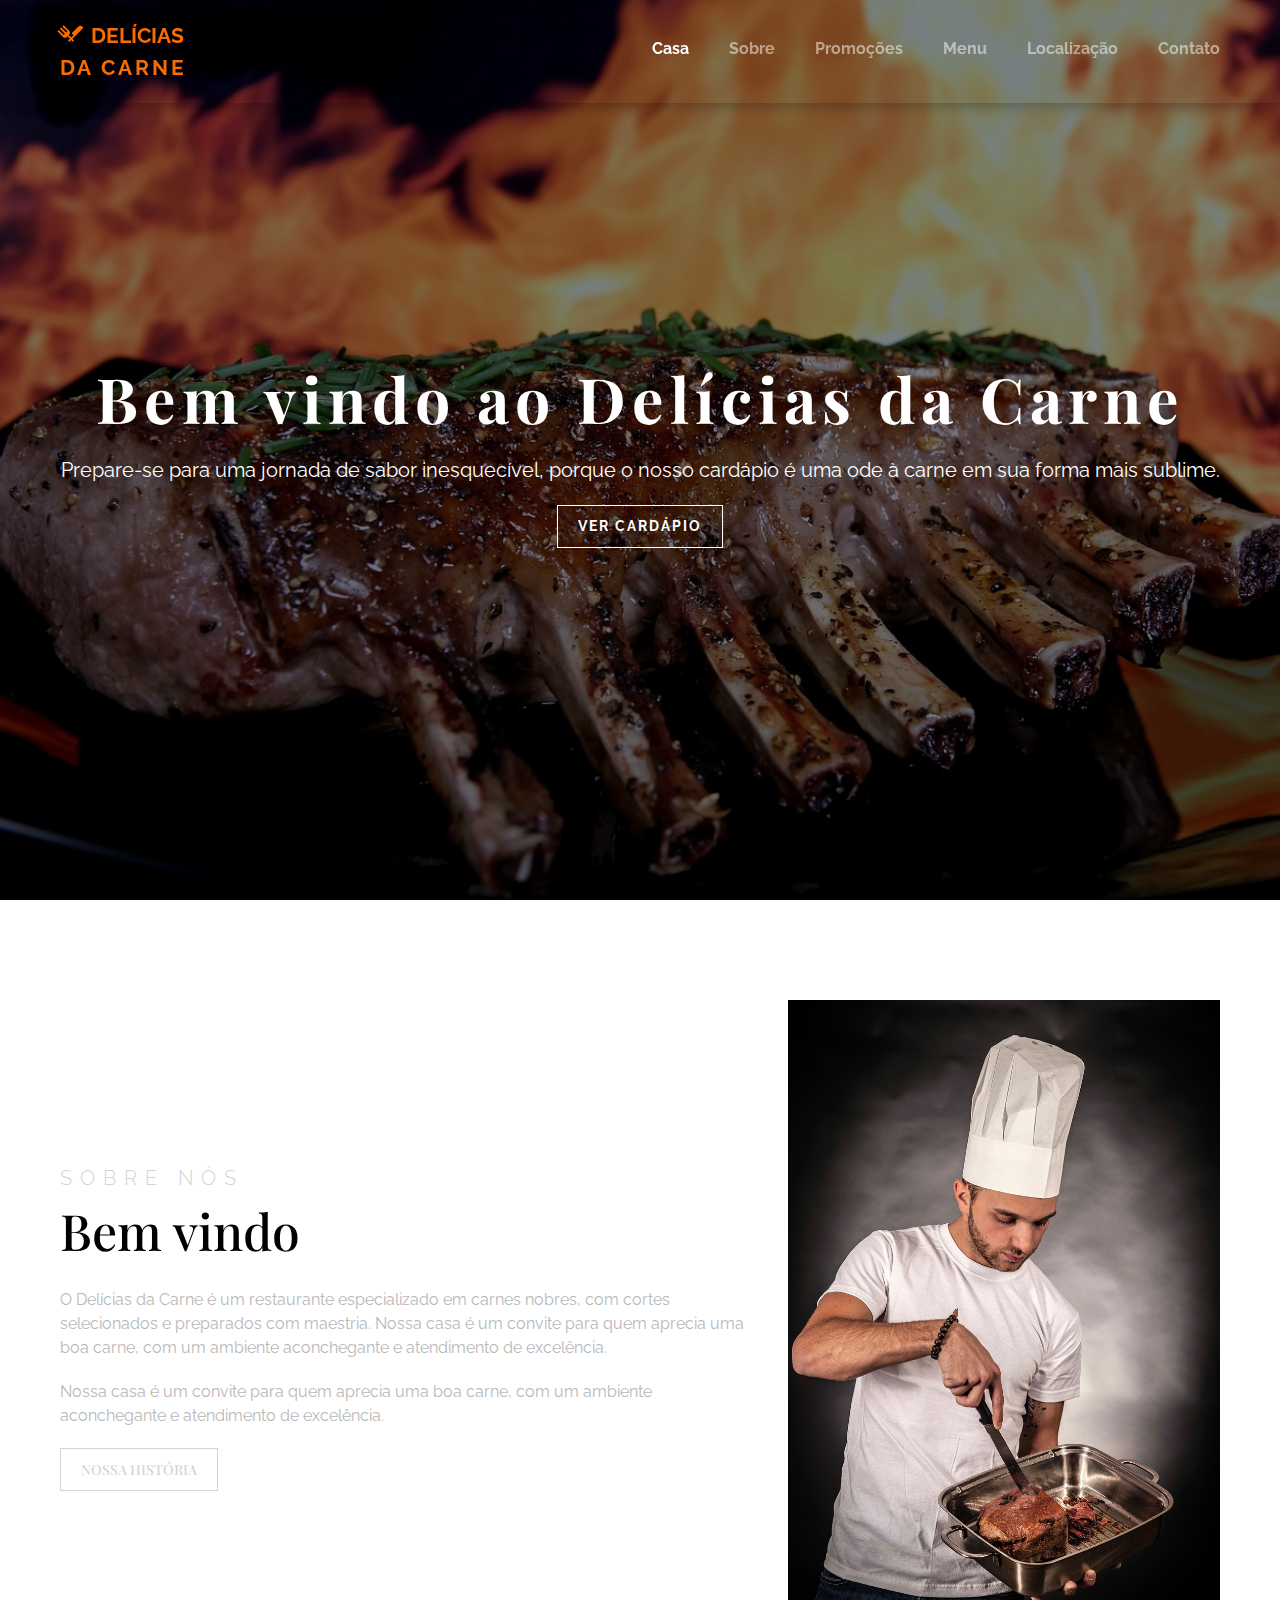
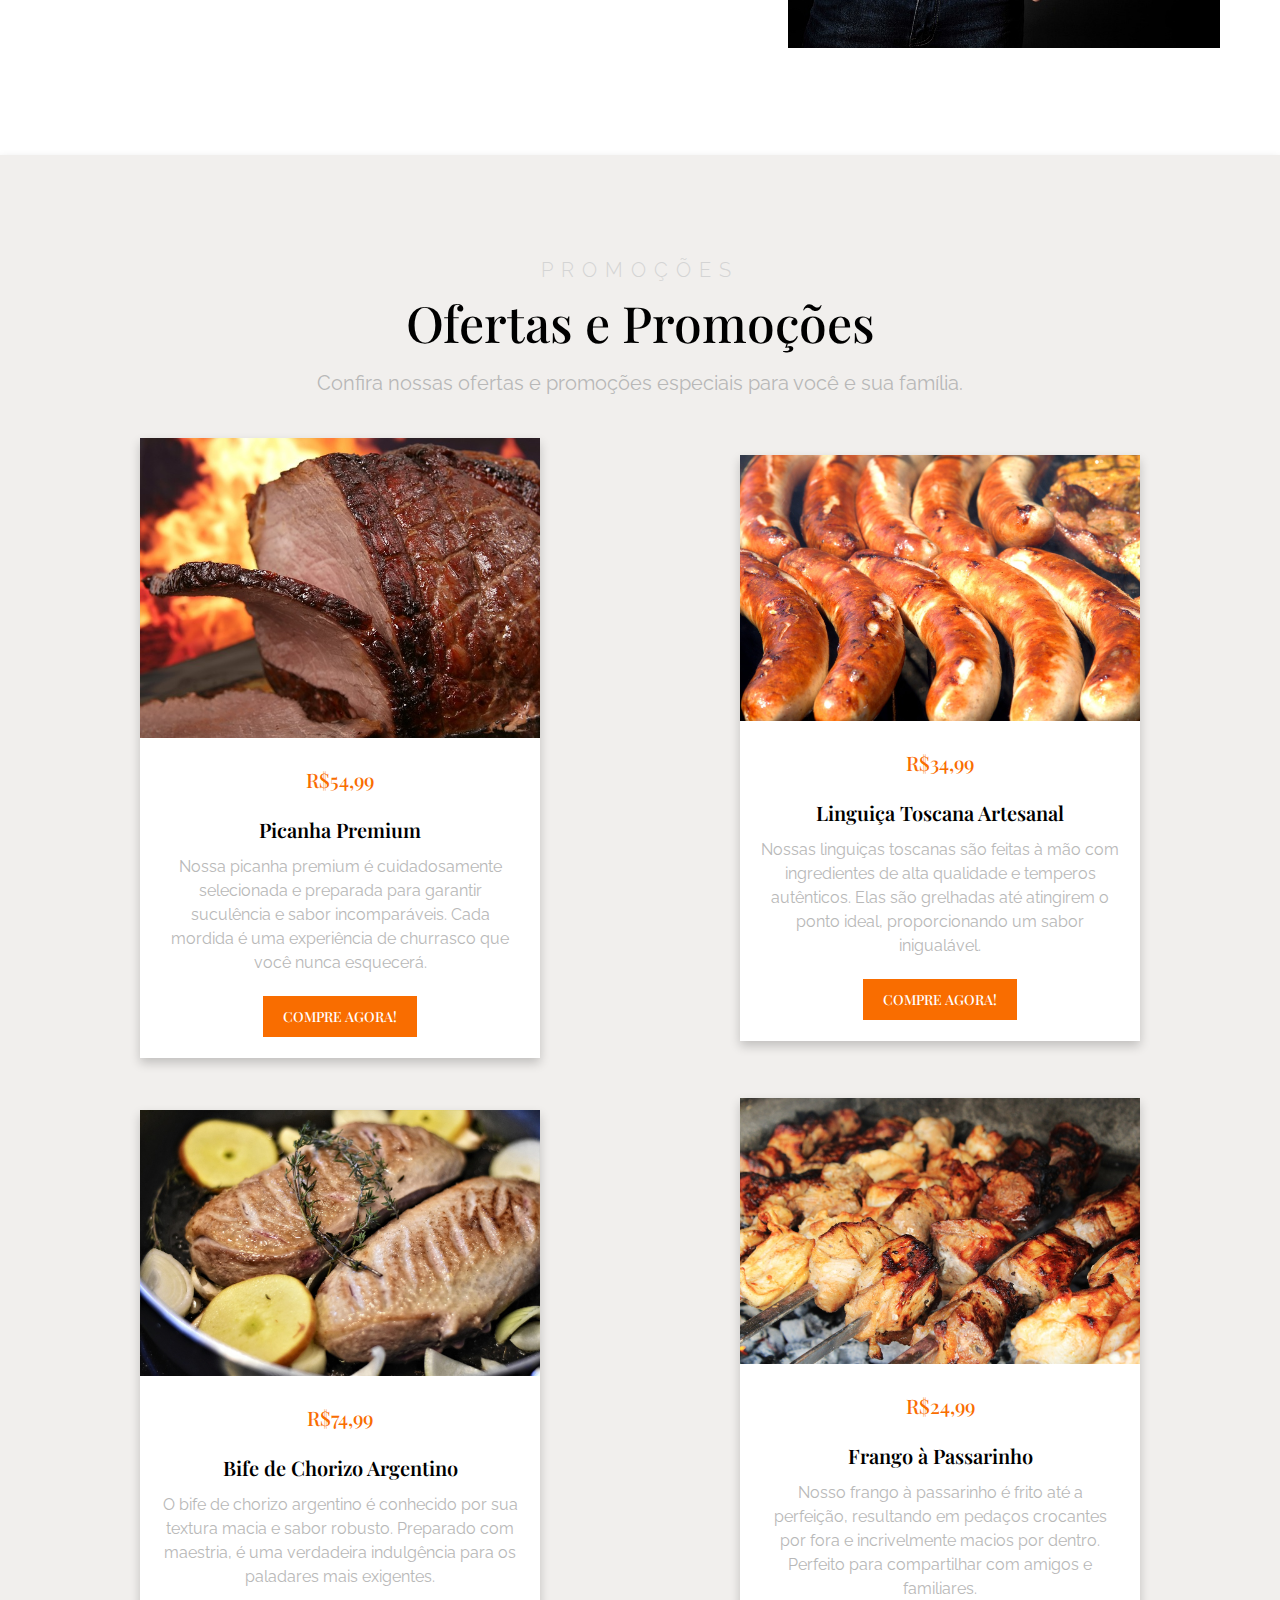
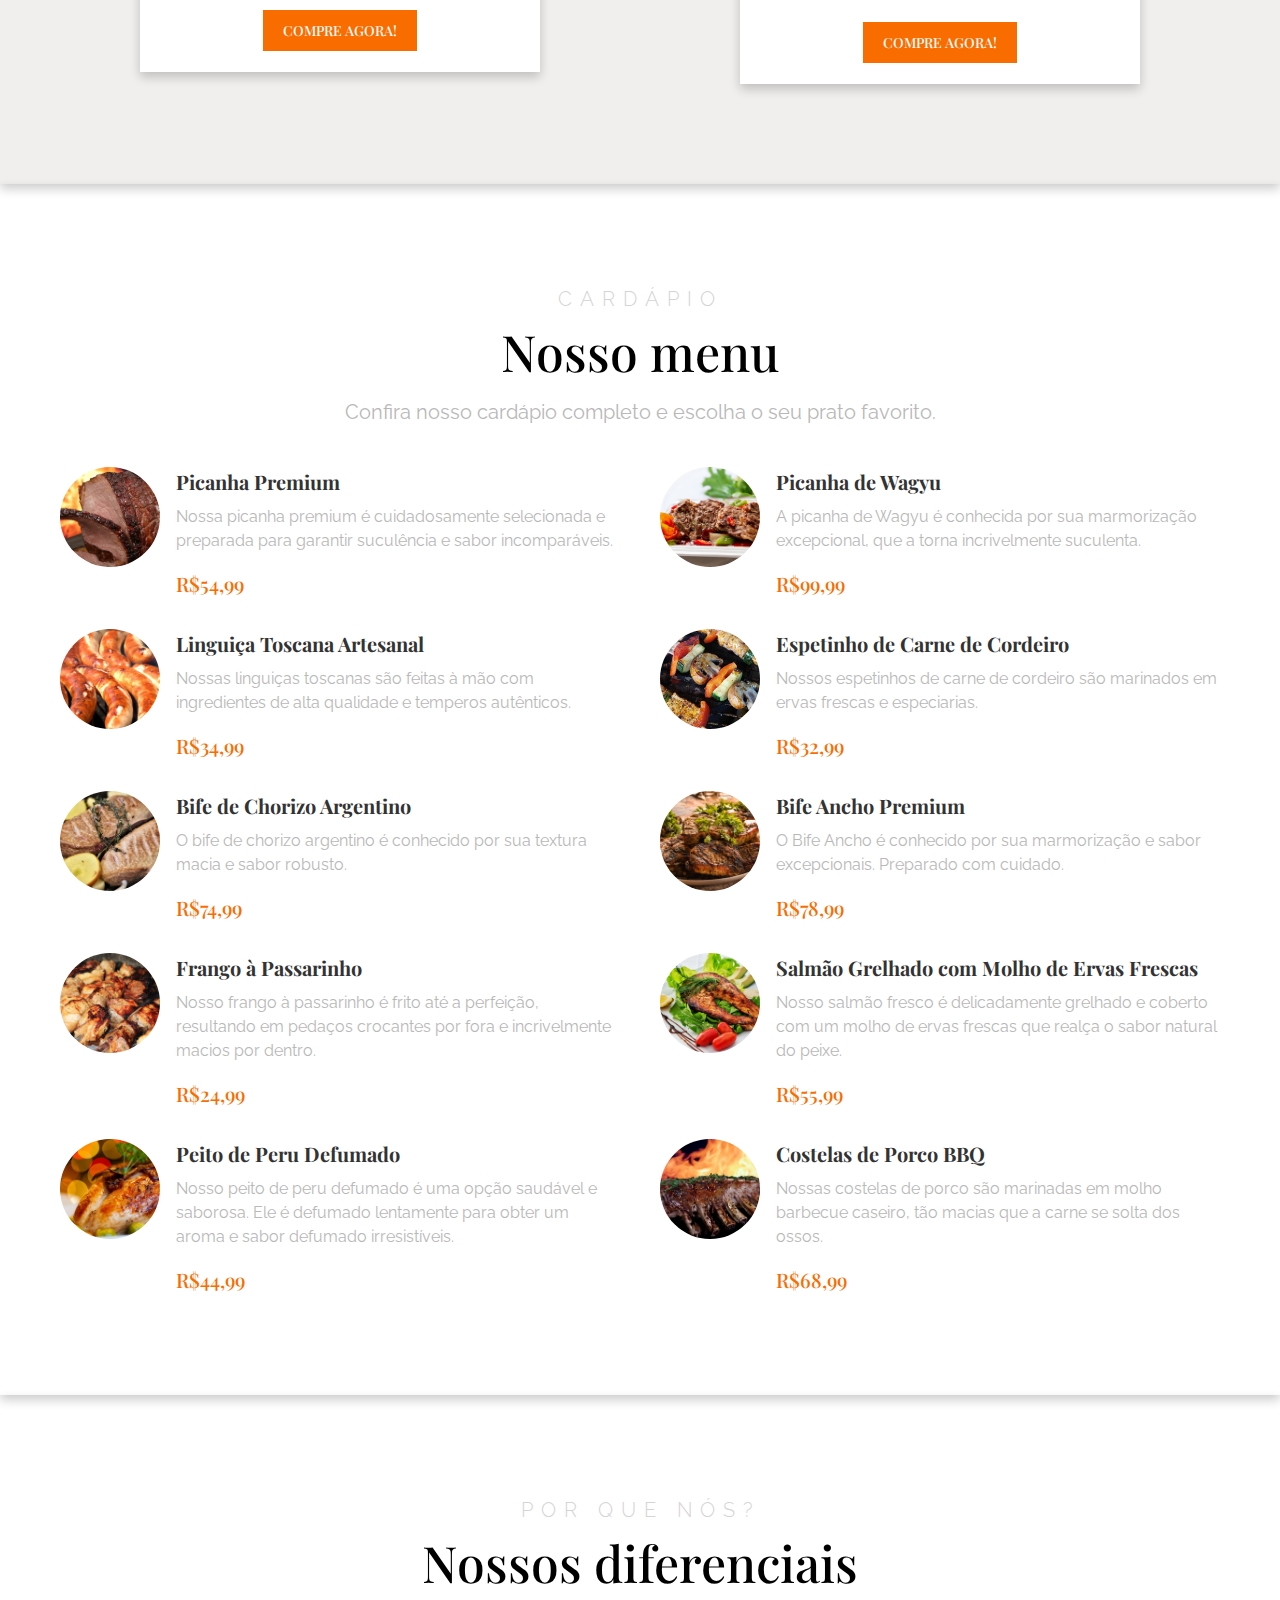
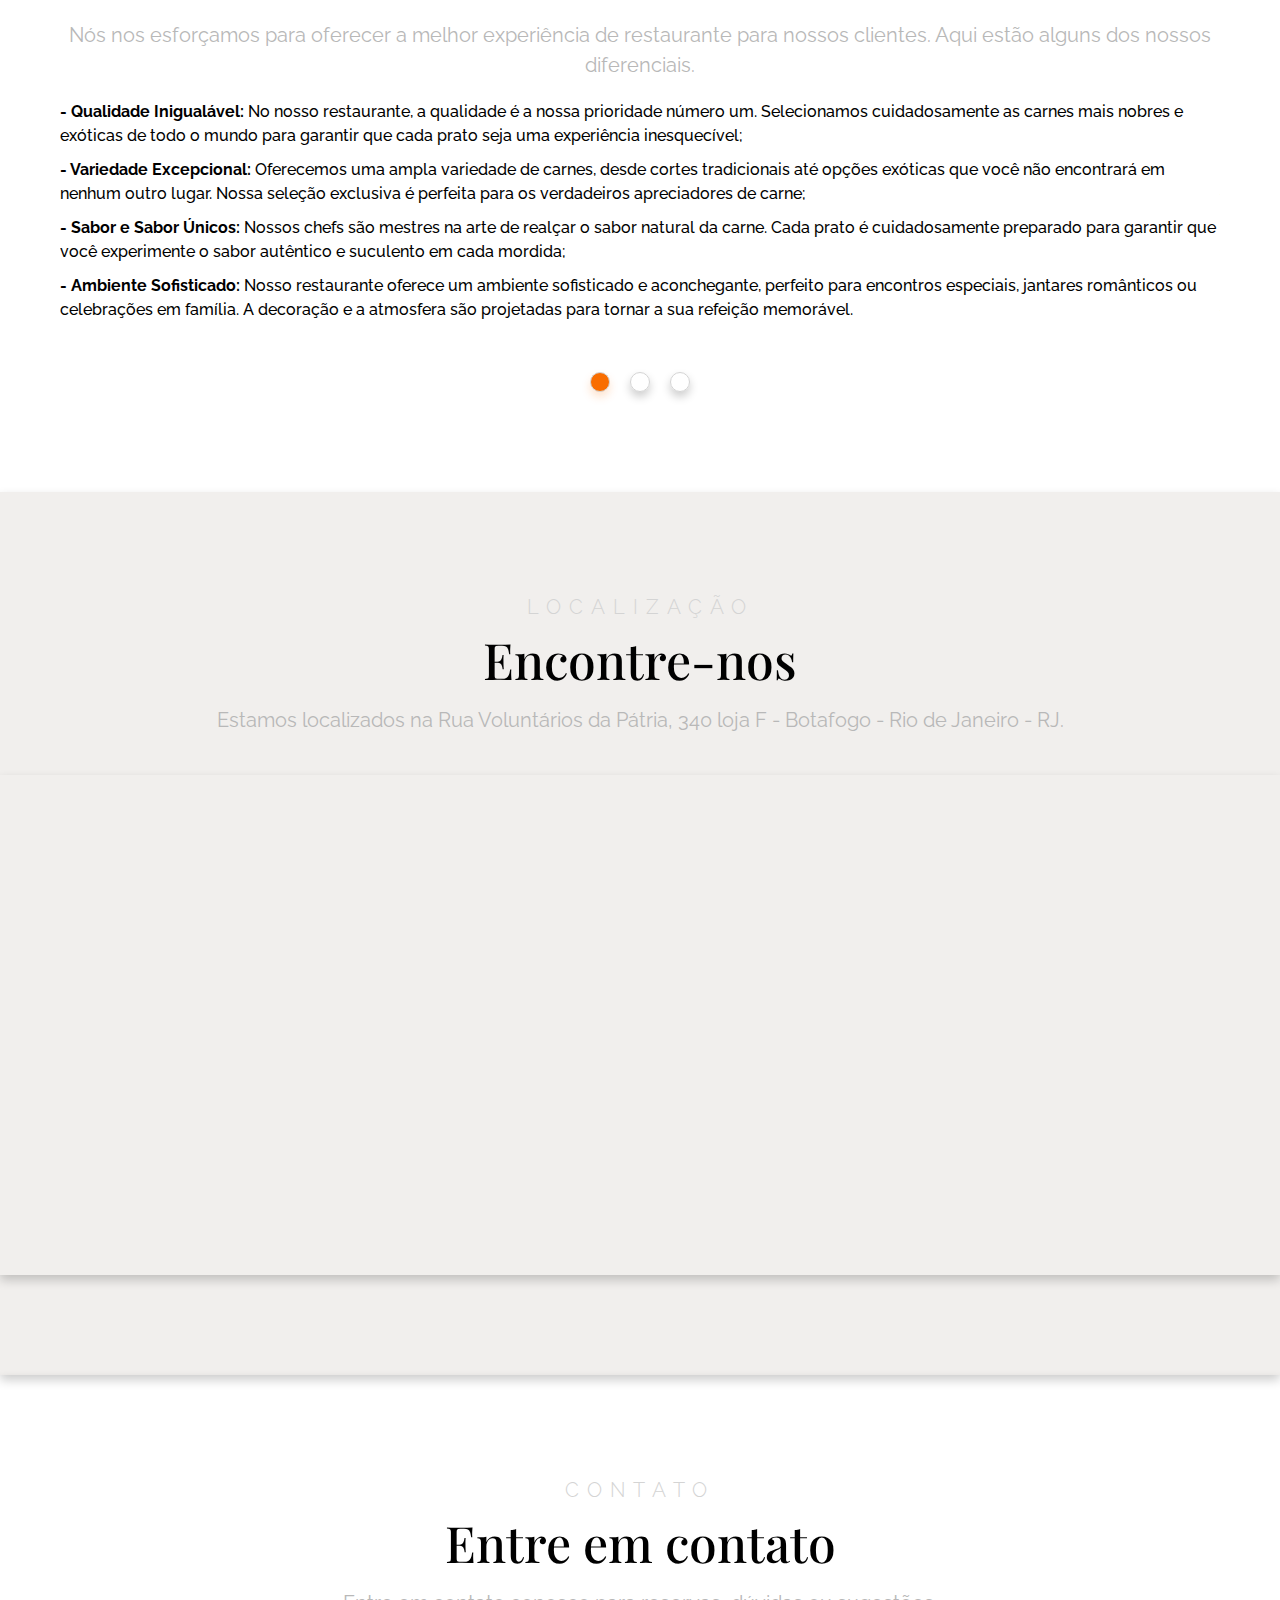
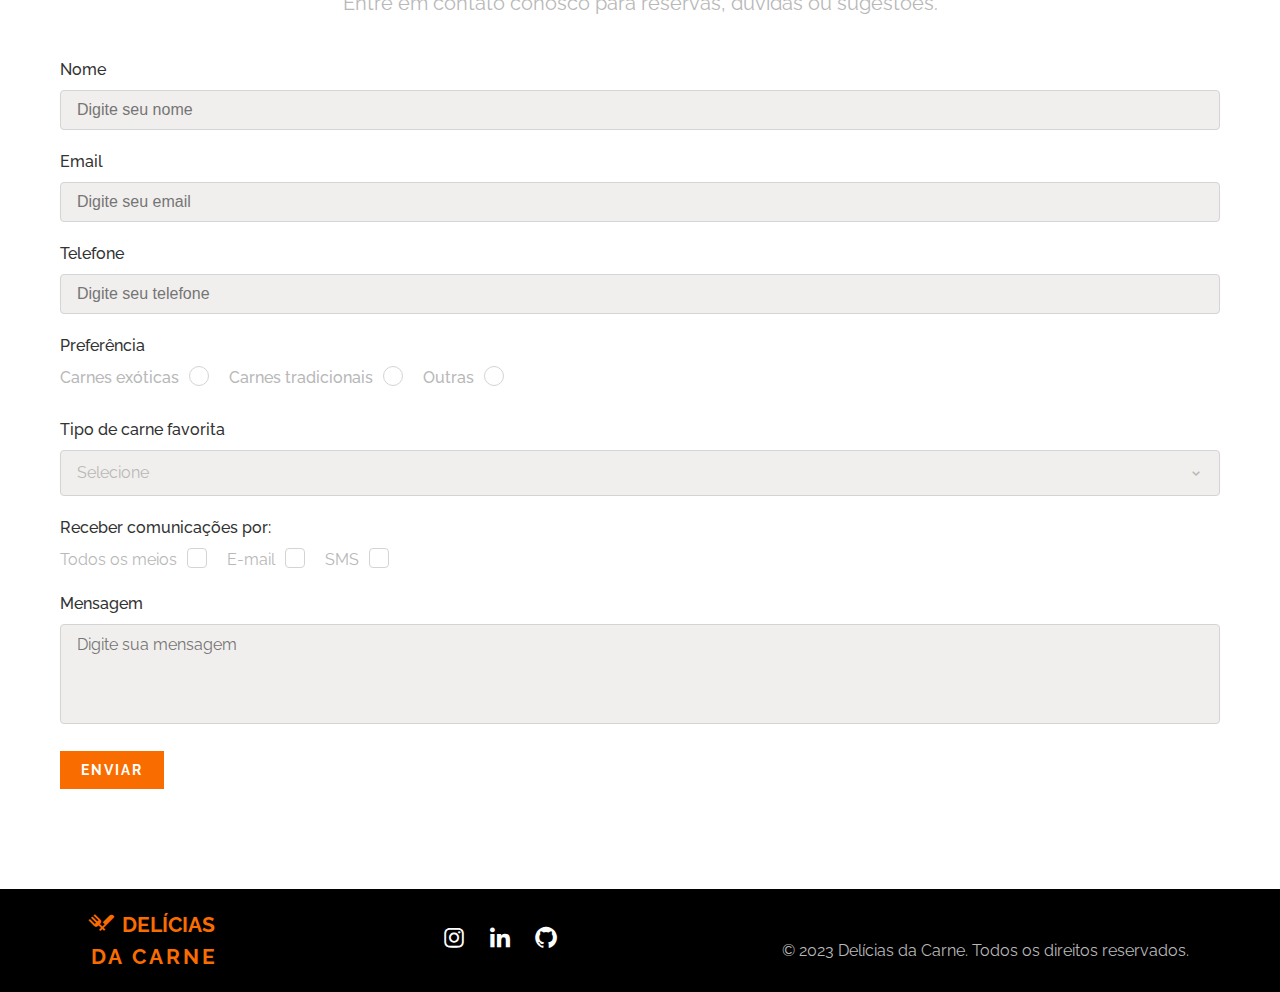
<file: Projeto delícias da carne/index.html>
<!DOCTYPE html>
<html lang="pt-BR">
  <head>
    <meta charset="UTF-8" />
    <meta name="viewport" content="width=device-width, initial-scale=1.0" />
    <meta
      name="description"
      content="Site Delícias da Carne. Prepare-se para uma jornada de sabor inesquecível, porque o nosso
      cardápio é uma ode à carne em sua forma mais sublime."
    />
    <link rel="stylesheet" href="assets/css/style.css" />
    <link
      href="https://unpkg.com/boxicons@2.1.4/css/boxicons.min.css"
      rel="stylesheet"
    />
    <link rel="preconnect" href="https://fonts.googleapis.com" />
    <link rel="preconnect" href="https://fonts.gstatic.com" crossorigin />
    <link
      href="https://fonts.googleapis.com/css2?family=Playfair+Display&family=Raleway&family=Roboto&display=swap"
      rel="stylesheet"
    />
    <link
      rel="shortcut icon"
      href="assets/images/meaticon.png"
      type="image/x-icon"
    />
    <title>Delícias da Carne</title>
  </head>
  <body>
    <header>
      <div class="container">
        <div class="header">
          <div class="header__logo">
            <h2 class="header__logo--title">
              <i class="bx bx-knife"></i>
              <i class="bx bx-fork"></i>
              Delícias <br />
              <span> da Carne</span>
            </h2>
          </div>
          <div class="header__menu-toggle">
            <div class="hamburger">
              <i class="bx bx-menu"></i>
            </div>
            <div class="header__menu--content">
              <nav class="header__menu--mobile">
                <div class="header__menu--close">
                  <i class="bx bx-x"></i>
                </div>
                <ul class="header__menu--moblie-list">
                  <li><a href="#banner">Casa</a></li>
                  <li><a href="#about">Sobre</a></li>
                  <li><a href="#promo">Promoções</a></li>
                  <li><a href="#menu">Menu</a></li>
                  <li><a href="#localization">Localização</a></li>
                  <li><a href="#contact">Contato</a></li>
                </ul>
              </nav>
            </div>
          </div>
          <nav class="header__menu">
            <ul class="header__menu--list">
              <li><a href="#banner">Casa</a></li>
              <li><a href="#about">Sobre</a></li>
              <li><a href="#promo">Promoções</a></li>
              <li><a href="#menu">Menu</a></li>
              <li><a href="#localization">Localização</a></li>
              <li><a href="#contact">Contato</a></li>
            </ul>
          </nav>
        </div>
      </div>
    </header>
    <main>
      <section id="banner" class="banner">
        <div class="container">
          <div class="banner__title">
            <h1>Bem vindo ao Delícias da Carne</h1>
            <p>
              Prepare-se para uma jornada de sabor inesquecível, porque o nosso
              cardápio é uma ode à carne em sua forma mais sublime.
            </p>
            <a href="#menu" class="btn">Ver cardápio</a>
          </div>
        </div>
      </section>
      <section id="about" class="section">
        <div class="container">
          <div class="about__content">
            <div class="about__content--article">
              <h2 class="about__content--title title">Sobre nós</h2>
              <h3 class="about__content--subtitle subtitle">Bem vindo</h3>
              <p class="about__content--text text">
                O Delícias da Carne é um restaurante especializado em carnes
                nobres, com cortes selecionados e preparados com maestria. Nossa
                casa é um convite para quem aprecia uma boa carne, com um
                ambiente aconchegante e atendimento de excelência.
              </p>
              <p class="about__content--text text">
                Nossa casa é um convite para quem aprecia uma boa carne, com um
                ambiente aconchegante e atendimento de excelência.
              </p>
              <a href="#banner" class="about__btn btn">Nossa história</a>
            </div>
            <div class="about__content--img">
              <img src="assets/images/about.jpg" alt="Sobre nós" />
            </div>
          </div>
        </div>
      </section>
      <section id="promo" class="section">
        <div class="container">
          <div class="promo__content">
            <div class="promo__content--article">
              <h2 class="promo__content--title title">Promoções</h2>
              <h3 class="promo__content--subtitle subtitle">
                Ofertas e Promoções
              </h3>
              <p class="promo__content--text text">
                Confira nossas ofertas e promoções especiais para você e sua
                família.
              </p>
            </div>

            <div class="promo__cards">
              <div class="promo__cards--card">
                <div class="promo__cards--card-img">
                  <img src="assets/images/meat1.jpg" alt="Promoção 1" />
                </div>
                <div class="promo__cards--card-content">
                  <h3 class="promo__cards--card-price">R$54,99</h3>
                  <h2 class="promo__cards--card-title">Picanha Premium</h2>
                  <p class="promo__cards--card-text text">
                    Nossa picanha premium é cuidadosamente selecionada e
                    preparada para garantir suculência e sabor incomparáveis.
                    Cada mordida é uma experiência de churrasco que você nunca
                    esquecerá.
                  </p>
                  <a href="#" class="promo__cards--card-btn btn"
                    >Compre Agora!</a
                  >
                </div>
              </div>
              <div class="promo__cards--card">
                <div class="promo__cards--card-img">
                  <img src="assets/images/meat2.jpg" alt="Promoção 2" />
                </div>
                <div class="promo__cards--card-content">
                  <h3 class="promo__cards--card-price">R$34,99</h3>
                  <h2 class="promo__cards--card-title">
                    Linguiça Toscana Artesanal
                  </h2>
                  <p class="promo__cards--card-text text">
                    Nossas linguiças toscanas são feitas à mão com ingredientes
                    de alta qualidade e temperos autênticos. Elas são grelhadas
                    até atingirem o ponto ideal, proporcionando um sabor
                    inigualável.
                  </p>
                  <a href="#" class="promo__cards--card-btn btn"
                    >Compre Agora!</a
                  >
                </div>
              </div>
              <div class="promo__cards--card">
                <div class="promo__cards--card-img">
                  <img src="assets/images/meat3.jpg" alt="Promoção 3" />
                </div>
                <div class="promo__cards--card-content">
                  <h3 class="promo__cards--card-price">R$74,99</h3>
                  <h2 class="promo__cards--card-title">
                    Bife de Chorizo Argentino
                  </h2>
                  <p class="promo__cards--card-text text">
                    O bife de chorizo argentino é conhecido por sua textura
                    macia e sabor robusto. Preparado com maestria, é uma
                    verdadeira indulgência para os paladares mais exigentes.
                  </p>
                  <a href="#" class="promo__cards--card-btn btn"
                    >Compre Agora!</a
                  >
                </div>
              </div>
              <div class="promo__cards--card">
                <div class="promo__cards--card-img">
                  <img src="assets/images/meat4.jpg" alt="Promoção 4" />
                </div>
                <div class="promo__cards--card-content">
                  <h3 class="promo__cards--card-price">R$24,99</h3>
                  <h2 class="promo__cards--card-title">Frango à Passarinho</h2>
                  <p class="promo__cards--card-text text">
                    Nosso frango à passarinho é frito até a perfeição,
                    resultando em pedaços crocantes por fora e incrivelmente
                    macios por dentro. Perfeito para compartilhar com amigos e
                    familiares.
                  </p>
                  <a href="#" class="promo__cards--card-btn btn"
                    >Compre Agora!</a
                  >
                </div>
              </div>
            </div>
          </div>
        </div>
      </section>
      <section id="menu" class="section">
        <div class="container">
          <div class="menu__content">
            <div class="menu__content--article">
              <h2 class="menu__content--title title">Cardápio</h2>
              <h3 class="menu__content--subtitle subtitle">Nosso menu</h3>
              <p class="menu__content--text text">
                Confira nosso cardápio completo e escolha o seu prato favorito.
              </p>
            </div>
          </div>
          <div class="menu__content--cards">
            <div class="menu__content--cards-row">
              <div class="menu__content--cards-col">
                <div class="menu__item">
                  <img src="assets/images/meat1.jpg" alt="Meat" />
                  <div class="menu__item--text">
                    <h3 class="menu__item--title">Picanha Premium</h3>
                    <p class="text">
                      Nossa picanha premium é cuidadosamente selecionada e
                      preparada para garantir suculência e sabor incomparáveis.
                    </p>
                    <span>R$54,99</span>
                  </div>
                </div>
                <div class="menu__item">
                  <img src="assets/images/meat2.jpg" alt="Meat" />
                  <div class="menu__item--text">
                    <h3 class="menu__item--title">
                      Linguiça Toscana Artesanal
                    </h3>
                    <p class="text">
                      Nossas linguiças toscanas são feitas à mão com
                      ingredientes de alta qualidade e temperos autênticos.
                    </p>
                    <span>R$34,99</span>
                  </div>
                </div>
                <div class="menu__item">
                  <img src="assets/images/meat3.jpg" alt="Meat" />
                  <div class="menu__item--text">
                    <h3 class="menu__item--title">Bife de Chorizo Argentino</h3>
                    <p class="text">
                      O bife de chorizo argentino é conhecido por sua textura
                      macia e sabor robusto.
                    </p>
                    <span>R$74,99</span>
                  </div>
                </div>
                <div class="menu__item">
                  <img src="assets/images/meat4.jpg" alt="Meat" />
                  <div class="menu__item--text">
                    <h3 class="menu__item--title">Frango à Passarinho</h3>
                    <p class="text">
                      Nosso frango à passarinho é frito até a perfeição,
                      resultando em pedaços crocantes por fora e incrivelmente
                      macios por dentro.
                    </p>
                    <span>R$24,99</span>
                  </div>
                </div>
                <div class="menu__item">
                  <img src="assets/images/meat5.jpg" alt="Meat" />
                  <div class="menu__item--text">
                    <h3 class="menu__item--title">Peito de Peru Defumado</h3>
                    <p class="text">
                      Nosso peito de peru defumado é uma opção saudável e
                      saborosa. Ele é defumado lentamente para obter um aroma e
                      sabor defumado irresistíveis.
                    </p>
                    <span>R$44,99</span>
                  </div>
                </div>
              </div>
              <div class="menu__content--cards-col">
                <div class="menu__item">
                  <img src="assets/images/meat7.jpg" alt="Meat" />
                  <div class="menu__item--text">
                    <h3 class="menu__item--title">Picanha de Wagyu</h3>
                    <p class="text">
                      A picanha de Wagyu é conhecida por sua marmorização
                      excepcional, que a torna incrivelmente suculenta.
                    </p>
                    <span>R$99,99</span>
                  </div>
                </div>
                <div class="menu__item">
                  <img src="assets/images/meat9.jpg" alt="Meat" />
                  <div class="menu__item--text">
                    <h3 class="menu__item--title">
                      Espetinho de Carne de Cordeiro
                    </h3>
                    <p class="text">
                      Nossos espetinhos de carne de cordeiro são marinados em
                      ervas frescas e especiarias.
                    </p>
                    <span>R$32,99</span>
                  </div>
                </div>
                <div class="menu__item">
                  <img src="assets/images/meat10.jpg" alt="Meat" />
                  <div class="menu__item--text">
                    <h3 class="menu__item--title">Bife Ancho Premium</h3>
                    <p class="text">
                      O Bife Ancho é conhecido por sua marmorização e sabor
                      excepcionais. Preparado com cuidado.
                    </p>
                    <span>R$78,99</span>
                  </div>
                </div>
                <div class="menu__item">
                  <img src="assets/images/meat6.jpg" alt="Meat" />
                  <div class="menu__item--text">
                    <h3 class="menu__item--title">
                      Salmão Grelhado com Molho de Ervas Frescas
                    </h3>
                    <p class="text">
                      Nosso salmão fresco é delicadamente grelhado e coberto com
                      um molho de ervas frescas que realça o sabor natural do
                      peixe.
                    </p>
                    <span>R$55,99</span>
                  </div>
                </div>
                <div class="menu__item">
                  <img src="assets/images/meat8.jpg" alt="Meat" />
                  <div class="menu__item--text">
                    <h3 class="menu__item--title">Costelas de Porco BBQ</h3>
                    <p class="text">
                      Nossas costelas de porco são marinadas em molho barbecue
                      caseiro, tão macias que a carne se solta dos ossos.
                    </p>
                    <span>R$68,99</span>
                  </div>
                </div>
              </div>
            </div>
          </div>
        </div>
      </section>
      <aside>
        <div class="container">
          <div class="localization__content">
            <div class="localization__content--article">
              <h2 class="localization__content--title title">Por que nós?</h2>
              <h3 class="localization__content--subtitle subtitle">
                Nossos diferenciais
              </h3>
              <p class="localization__content--text text">
                Nós nos esforçamos para oferecer a melhor experiência de
                restaurante para nossos clientes. Aqui estão alguns dos nossos
                diferenciais.
              </p>
            </div>
          </div>
          <div class="localization__carrousel">
            <div class="carrousel__wrapper">
              <div class="localization__carrousel--item">
                <ul class="localization__carrousel--list">
                  <li class="carrousel--item">
                    <strong>- Qualidade Inigualável:</strong> No nosso
                    restaurante, a qualidade é a nossa prioridade número um.
                    Selecionamos cuidadosamente as carnes mais nobres e exóticas
                    de todo o mundo para garantir que cada prato seja uma
                    experiência inesquecível;
                  </li>
                  <li class="carrousel--item">
                    <strong>- Variedade Excepcional:</strong> Oferecemos uma
                    ampla variedade de carnes, desde cortes tradicionais até
                    opções exóticas que você não encontrará em nenhum outro
                    lugar. Nossa seleção exclusiva é perfeita para os
                    verdadeiros apreciadores de carne;
                  </li>
                  <li class="carrousel--item">
                    <strong>- Sabor e Sabor Únicos:</strong> Nossos chefs são
                    mestres na arte de realçar o sabor natural da carne. Cada
                    prato é cuidadosamente preparado para garantir que você
                    experimente o sabor autêntico e suculento em cada mordida;
                  </li>
                  <li class="carrousel--item">
                    <strong>- Ambiente Sofisticado:</strong> Nosso restaurante
                    oferece um ambiente sofisticado e aconchegante, perfeito
                    para encontros especiais, jantares românticos ou celebrações
                    em família. A decoração e a atmosfera são projetadas para
                    tornar a sua refeição memorável.
                  </li>
                </ul>
                <ul class="localization__carrousel--list">
                  <li class="carrousel--item">
                    <strong>- Opções Saudáveis:</strong> Além das carnes nobres,
                    oferecemos opções saudáveis, como acompanhamentos frescos e
                    saladas. Quer você esteja em busca de uma indulgência
                    gourmet ou de uma refeição mais equilibrada, temos algo para
                    todos;
                  </li>
                  <li class="carrousel--item">
                    <strong>- Atendimento Impecável:</strong> Nossa equipe
                    dedicada está comprometida em proporcionar o melhor
                    atendimento ao cliente. Estamos aqui para garantir que sua
                    experiência seja excepcional do início ao fim;
                  </li>
                  <li class="carrousel--item">
                    <strong>- Compromisso com a Sustentabilidade:</strong>
                    Valorizamos a sustentabilidade e nos esforçamos para obter
                    nossas carnes de fontes responsáveis e éticas. Queremos que
                    você aproveite sua refeição sabendo que ela foi preparada de
                    maneira consciente;
                  </li>
                  <li class="carrousel--item">
                    <strong>- Personalização de Pratos:</strong> Oferecemos
                    opções de personalização para atender às preferências
                    individuais dos clientes. Você pode escolher o ponto da
                    carne, os acompanhamentos e os molhos de acordo com seu
                    gosto.
                  </li>
                </ul>
                <ul class="localization__carrousel--list">
                  <li class="carrousel--item">
                    <strong>- Reservas Privadas:</strong> Se você deseja um
                    jantar íntimo ou uma reunião especial, oferecemos áreas de
                    jantar privadas para criar uma experiência exclusiva para
                    você e seus convidados mais próximos;
                  </li>
                  <li class="carrousel--item">
                    <strong>- Experiência Memorável:</strong> No final do dia,
                    nosso objetivo é criar uma experiência memorável para cada
                    cliente. Queremos que você saia do nosso restaurante com a
                    sensação de ter vivenciado algo verdadeiramente excepcional;
                  </li>
                  <li class="carrousel--item">
                    <strong>- Atendimento de Classe:</strong> Nossa equipe
                    treinada e dedicada está sempre à disposição para garantir
                    que sua experiência seja perfeita. Cada detalhe é
                    cuidadosamente considerado para garantir o seu conforto e
                    satisfação;
                  </li>
                  <li class="carrousel--item">
                    <strong>- Feedback Valorizado:</strong> Valorizamos o
                    feedback dos nossos clientes e estamos sempre buscando
                    maneiras de melhorar. Sua satisfação é a nossa prioridade
                    máxima e queremos que você saia do nosso restaurante com um
                    sorriso no rosto.
                  </li>
                </ul>
              </div>
            </div>
          </div>
          <div class="wrappers">
            <span class="wrapper__control active" data-index="0"></span>
            <span class="wrapper__control" data-index="1"></span>
            <span class="wrapper__control" data-index="2"></span>
          </div>
        </div>
      </aside>
      <section id="localization" class="section">
        <div class="container">
          <div class="localization__text">
            <h2 class="localization__text--title title">Localização</h2>
            <h3 class="localization__text--subtitle subtitle">Encontre-nos</h3>
            <p class="localization__text--text text">
              Estamos localizados na Rua Voluntários da Pátria, 340 loja F -
              Botafogo - Rio de Janeiro - RJ.
            </p>
          </div>
        </div>
        <div class="localization__local">
          <iframe
            src="https://www.google.com/maps/embed?pb=!1m18!1m12!1m3!1d3673.879719383128!2d-43.196466423721574!3d-22.954656439585424!2m3!1f0!2f0!3f0!3m2!1i1024!2i768!4f13.1!3m3!1m2!1s0x997fe09f122171%3A0x11c7501c1a0c4c3d!2sR.%20Volunt%C3%A1rios%20da%20P%C3%A1tria%2C%20340%20-%20Botafogo%2C%20Rio%20de%20Janeiro%20-%20RJ%2C%2022270-016!5e0!3m2!1spt-BR!2sbr!4v1695756763406!5m2!1spt-BR!2sbr"
            title="Localização"
            allowfullscreen=""
            loading="lazy"
            referrerpolicy="no-referrer-when-downgrade"
            class="localization__local--map"
          ></iframe>
        </div>
      </section>
      <section id="contact" class="section">
        <div class="container">
          <div class="contact__content">
            <div class="contact__content--article">
              <h2 class="contact__content--title title">Contato</h2>
              <h3 class="contact__content--subtitle subtitle">
                Entre em contato
              </h3>
              <p class="contact__content--text text">
                Entre em contato conosco para reservas, dúvidas ou sugestões.
              </p>
            </div>
            <div class="contact__content--form">
              <form action="#" class="form">
                <div class="form__group">
                  <label for="name" class="form__label">Nome</label>
                  <input
                    type="text"
                    name="name"
                    id="name"
                    class="form__input"
                    placeholder="Digite seu nome"
                    autocomplete="on"
                  />
                </div>
                <div class="form__group">
                  <label for="email" class="form__label">Email</label>
                  <input
                    type="email"
                    name="email"
                    id="email"
                    class="form__input"
                    placeholder="Digite seu email"
                    autocomplete="on"
                  />
                </div>
                <div class="form__group">
                  <label for="telefone" class="form__label">Telefone</label>
                  <input
                    type="number"
                    name="telefone"
                    id="telefone"
                    class="form__input"
                    placeholder="Digite seu telefone"
                  />
                </div>
                <div class="form__group">
                  <div class="form__label">Preferência</div>
                  <div class="radios">
                    <div class="radios__item">
                      <div class="form__label">Carnes exóticas</div>
                      <div class="radio__button"></div>
                    </div>
                    <div class="radios__item">
                      <div class="form__label">Carnes tradicionais</div>
                      <div class="radio__button"></div>
                    </div>
                    <div class="radios__item" id="radio">
                      <div class="form__label">Outras</div>
                      <div class="radio__button"></div>
                    </div>
                  </div>
                </div>
                <div class="form__group">
                  <div class="dropdown">
                    <div class="form__label">Tipo de carne favorita</div>
                    <div class="dropdown__select" id="dropdown">
                      <div class="dropdown__select--selected">
                        <span>Selecione</span>
                        <i class="bx bx-chevron-down"></i>
                      </div>
                      <ul class="dropdown__select--list">
                        <li class="dropdown__select--item">Bovina</li>
                        <li class="dropdown__select--item">Suína</li>
                        <li class="dropdown__select--item">Aves</li>
                        <li class="dropdown__select--item">Frutos do Mar</li>
                        <li class="dropdown__select--item">Outras</li>
                      </ul>
                    </div>
                  </div>
                </div>
                <div class="form__group">
                  <div class="checkbox">
                    <div class="form__label">Receber comunicações por:</div>
                    <div id="checkbox__button" class="checkbox__button">
                      <div class="checkbox__button--item">
                        <div class="checkbox__label">Todos os meios</div>
                        <div
                          class="checkbox__button--check"
                          data-checked="false"
                        ></div>
                      </div>
                      <div class="checkbox__button--item">
                        <div class="checkbox__label">E-mail</div>
                        <div
                          class="checkbox__button--check"
                          data-checked="false"
                        ></div>
                      </div>
                      <div class="checkbox__button--item">
                        <div class="checkbox__label">SMS</div>
                        <div
                          class="checkbox__button--check"
                          data-checked="false"
                        ></div>
                      </div>
                    </div>
                  </div>
                </div>
                <div class="form__group">
                  <label for="message" class="form__label">Mensagem</label>
                  <textarea
                    name="message"
                    id="message"
                    cols="30"
                    rows="10"
                    class="form__input"
                    placeholder="Digite sua mensagem"
                  ></textarea>
                </div>
                <button class="btn-submit" type="submit">Enviar</button>
              </form>
            </div>
          </div>
        </div>
      </section>
    </main>
    <footer id="footer">
      <div class="footer__content">
        <div class="footer__content--logo">
          <h2 class="footer__logo--title">
            <i class="bx bx-knife"></i>
            <i class="bx bx-fork"></i>
            Delícias <br />
            <span> da Carne</span>
          </h2>
        </div>
        <div class="footer__content--social">
          <a
            href="https://www.instagram.com/marcusegboni/"
            class="footer__social--link"
            target="_blank"
            title="instagram"
            ><i class="bx bxl-instagram"></i
          ></a>
          <a
            href="https://www.linkedin.com/in/marcus-boni-729a52243/"
            class="footer__social--link"
            target="_blank"
            title="linkedin"
            ><i class="bx bxl-linkedin"></i
          ></a>
          <a
            href="https://github.com/Marcus-Boni"
            class="footer__social--link"
            target="_blank"
            title="github"
            ><i class="bx bxl-github"></i
          ></a>
        </div>
        <div class="footer__copy">
          <p class="footer__copy--text">
            &copy; 2023 Delícias da Carne. Todos os direitos reservados.
          </p>
        </div>
      </div>
    </footer>

    <script src="assets/js/script.js"></script>
  </body>
</html>
</file>
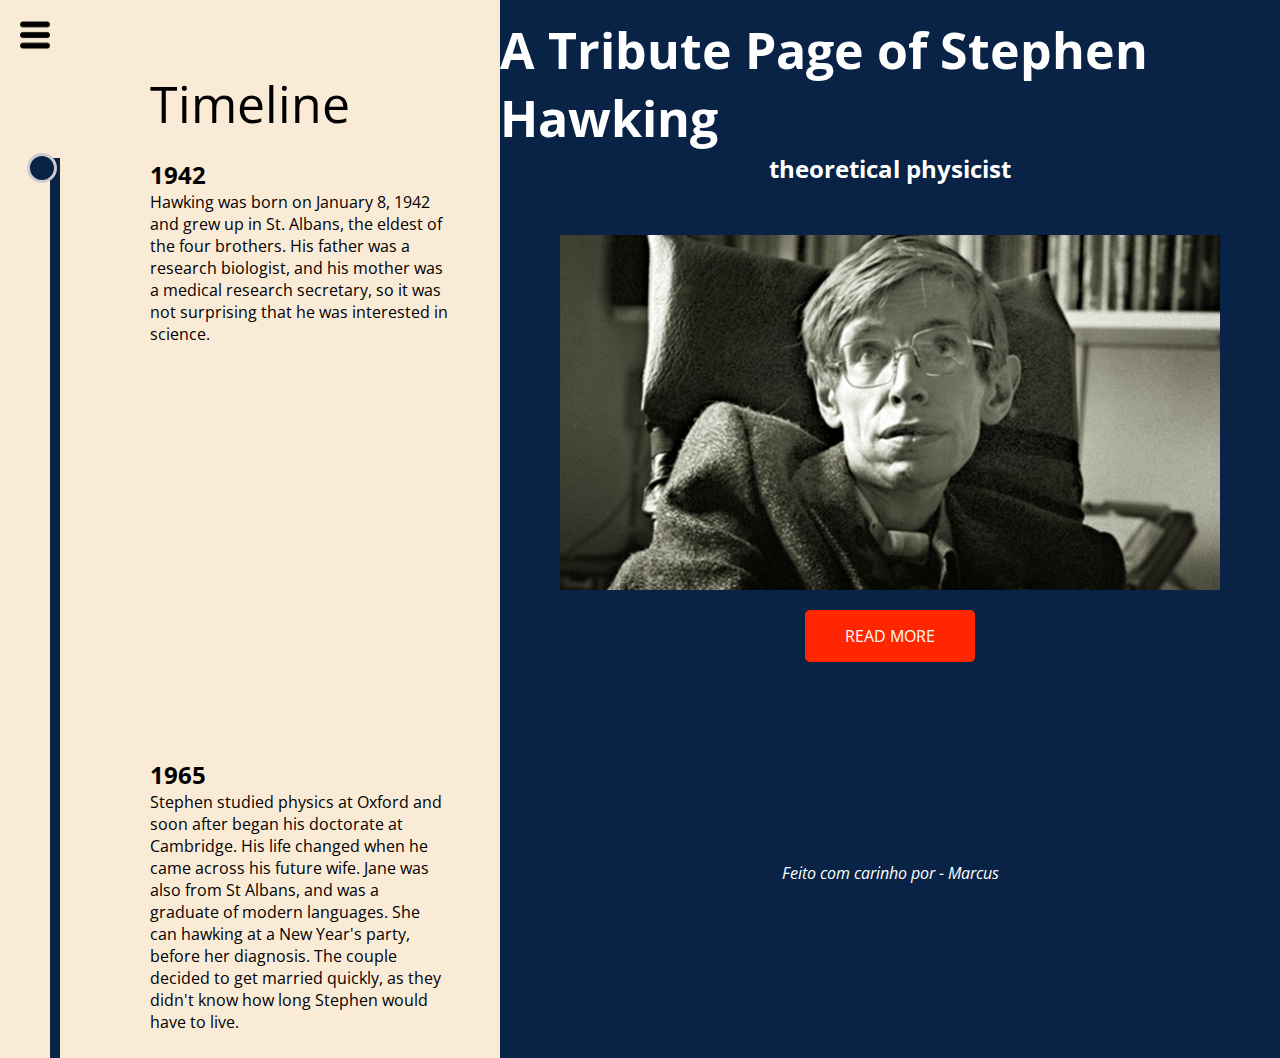
<file: Projeto página de tributo/index.html>
<!DOCTYPE html>
<html lang="en">

<head>
    <meta charset="UTF-8">
    <meta http-equiv="X-UA-Compatible" content="IE=edge">
    <meta name="viewport" content="width=device-width, initial-scale=1.0">
    <link href="assets/style/style.css" rel="stylesheet">
    <link href="assets/images/icon_stephen.jpg" rel="icon">
    <title>Página de tributo</title>
</head>

<body>
    <aside>
        <div class="category_img">
            <img src="assets/images/category.png">
            <div class="category_area">
                <h1>Books By Stephen Hawking</h1>
                <a href="https://en.wikipedia.org/wiki/Category:Books_by_Stephen_Hawking" target="_blank">
                    &#9679 Black Holes and Baby Universes and Other Essays <br>
                    &#9679 Brief Answers to the Big Questions <br>
                    &#9679 A Brief History of Time <br>
                    &#9679 A Briefer History of Time (Hawking and Mlodinow book) <br>
                    &#9679 The Dreams That Stuff Is Made Of <br>
                    &#9679 George and the Big Bang <br>
                    &#9679 George and the Blue Moon <br>
                </a>
            </div>
        </div>
        <div class="aside_area">
            <div class="aside_text_area">
                <h1>Timeline</h1>
            </div>
            <div class="aside_area_time">
                <div class="time_area_bar">
                    <div class="time_text">
                        <h2>1942</h2>
                        <p>Hawking was born on January 8, 1942 and grew up in St. Albans, the eldest of the four
                            brothers.
                            His father was a research biologist, and his mother was a medical research secretary, so it
                            was
                            not surprising that he was interested in science.</p>
                    </div>
                    <div class="time_text">
                        <h2>1965</h2>
                        <p>Stephen studied physics at Oxford and soon after began his doctorate at Cambridge. His life
                            changed when he came across his future wife. Jane was also from St Albans, and was a
                            graduate of modern languages. She can hawking at a New Year's party, before her diagnosis.
                            The couple decided to get married quickly, as they didn't know how long Stephen would have
                            to live.</p>
                    </div>
                    <div class="time_text">
                        <h2>1970</h2>
                        <p>Working with mathematician Roger Penrose, Hawking realized that black holes were like the Big
                            Bang in reverse — and that meant that the math he used to describe black holes also
                            described the Big Bang. It was a key moment to show that the Big Bang really happened. As
                            his body deteriorated, Hawking's career was taking off.</p>
                    </div>
                    <div class="time_text">
                        <h2>1979</h2>
                        <p>At age 35, Hawking became Lucasian Professor of Mathematics at Cambridge - a post held by
                            some of Britain's most important physicists, including Newton.</p>
                    </div>
                    <div class="time_text">
                        <h2>1985</h2>
                        <p>Hawking was admitted to hospital in Geneva with a bout of life-threatening pneumonia. His
                            life hung in the balance. Doctors could only save Stephen by performing an operation that
                            stripped him of his ability to speak. Now, he could only communicate by raising his
                            eyebrows.</p>
                    </div>
                    <div class="time_text">
                        <h2>1995</h2>
                        <p>After 25 years of marriage and three children, Stephen and Jane Hawking divorced. Stephen
                            married his nurse, Elaine Mason.</p>
                    </div>
                    <div class="time_text">
                        <h2>2009</h2>
                        <p>AAs required by Cambridge University regulations, Hawking stepped down as a Lucasian
                            professor of mathematics when he turned 67. By this time, he could no longer use his hand to
                            operate the wheelchair, and could only communicate by moving his cheek muscles to control
                            the speech synthesizer.</p>
                    </div>
                    <div class="time_text">
                        <h2>2018 &#9840</h2>
                        <p>In March 2018 Stephen Hawking died. For fifty-five years, he defied an illness that should
                            have killed him in five. The time passed since his diagnosis wasn't just about survival - he
                            produced all of his work that changed the world.
                            His brilliant theories advanced Einstein's ideas and introduced Hawking into the pantheon of
                            important modern physicists. His surprise book and iconic appearance may have introduced him
                            to the general public, but his insights into gravity, black holes and the Big Bang were his
                            greatest legacy.
                        </p>
                    </div>
                    <div class="time_ball"></div>
                </div>
            </div>
        </div>
    </aside>
    <main>
        <div class="container">
            <h1>A Tribute Page of Stephen Hawking</h1>
            <h2>theoretical physicist</h2>
            <div class="face_img">
                <img src="assets/images/Stephen_Hawking.jpg">
            </div>
            <a href="https://pt.wikipedia.org/wiki/Stephen_Hawking" target="_blank">READ MORE</a>
            <address>
                Feito com carinho por - Marcus
            </address>
        </main>
        </div>
    </main>
    <script src="assets/script.js"></script>
</body>

</html>
</file>
<file: Projeto delícias da carne/assets/css/style.css>
:root {
  --black: #000;
  --white: #fff;
  --gray-100: #d4d4d4;
  --gray-200: #b8b8b8;
  --gray-300: #f1efed;
  --orange: #f96d00;
}

* {
  margin: 0;
  padding: 0;
  box-sizing: border-box;
}

html {
  font-size: 62.5%;
  scroll-behavior: smooth;
}

body {
  font-family: 'Raleway', sans-serif;
  font-size: 1.6rem;
  line-height: 1.5;
  color: #333;
  background-color: var(--white);
  /* background-color: #f4f4f4; */
}

a {
  text-decoration: none;
  color: #333;
}

header {
  background-color: transparent;
  color: var(--white);
  padding: 2rem 0;
  position: fixed;
  top: 0;
  left: 0;
  width: 100%;
  z-index: 100;
  transition: all 0.3s ease;
  box-shadow: 0 0.5rem 1rem rgba(0, 0, 0, 0.2);
}

header.nav-scrolled {
  background-color: var(--black);
  color: var(--white);
  padding: 1rem 0;
  box-shadow: 0 0.5rem 1rem rgba(0, 0, 0, 0.2);
}

.header {
  display: flex;
  justify-content: space-between;
  align-items: center;
}

.section,
aside {
  padding: 10rem 0;
  box-shadow: 0 0.5rem 1rem rgba(0, 0, 0, 0.2);
}

.container {
  width: 100%;
  max-width: 120rem;
  margin: 0 auto;
  padding: 0 2rem;
}

.header__logo {
  display: flex;
  align-items: center;
  font-weight: 700;
  text-transform: uppercase;
  color: var(--orange);
  font-size: 1.4rem;
}

.header__logo h2 span {
  letter-spacing: 0.3rem;
}

.header__logo--title .bx.bx-knife {
  margin-left: 0.5rem;
}

.header__logo--title .bx.bx-fork {
  transform: rotate(270deg);
  margin-left: -3.6rem;
  margin-right: 1rem;
}

.header__menu {
  display: flex;
  align-items: center;
}

.header__menu--list {
  display: flex;
  align-items: center;
  list-style: none;
}

.header__menu--list li {
  margin-left: 4rem;
  padding-bottom: 0.5rem;
}

.header__menu--list li:first-child {
  margin-left: 0;
}

.header__menu--list li:first-child a {
  color: var(--white);
  opacity: 1;
}

.header__menu--list li a {
  font-weight: 700;
  color: var(--white);
  opacity: 0.5;
  transition: all 0.3s ease;
}

.header__menu--list li a:hover {
  opacity: 1;
}

.header__menu-toggle {
  display: none;
}

.hamburger .bx-menu {
  font-size: 4rem;
  color: var(--white);
  cursor: pointer;
}

.banner {
  display: flex;
  justify-content: center;
  align-items: center;
  height: 100vh;
  background-image: url('../images/banner.jpg');
  background-size: cover;
  background-position: center;
  background-repeat: no-repeat;
  position: relative;
}

.banner::before {
  content: '';
  position: absolute;
  top: 0;
  left: 0;
  width: 100%;
  height: 100%;
  background-color: rgba(0, 0, 0, 0.5);
}

.banner__title {
  position: relative;
  z-index: 1;
  text-align: center;
}

.banner__title h1 {
  font-size: 6.25rem;
  font-weight: 700;
  color: var(--white);
  margin-bottom: 1rem;
  font-family: 'Playfair Display', sans-serif;
  letter-spacing: 0.6rem;
}

.banner__title p {
  font-size: 2rem;
  font-weight: 400;
  color: var(--white);
  margin-bottom: 2rem;
  font-family: 'Raleway', sans-serif;
}

.btn {
  display: inline-block;
  padding: 1rem 2rem;
  background-color: transparent;
  color: var(--white);
  font-size: 1.4rem;
  font-weight: 700;
  text-transform: uppercase;
  letter-spacing: 0.2rem;
  transition: all 0.3s ease;
  border: 1px solid var(--white);
}

.btn:hover {
  background-color: var(--white);
  color: var(--orange);
}

.title {
  color: var(--gray-100);
  font-size: 2rem;
  text-transform: uppercase;
  letter-spacing: .8rem;
  font-family: "Raleway", sans-serif;
  font-weight: 300;
}

.subtitle {
  font-size: 5rem;
  font-weight: 500;
  color: var(--black);
  margin-bottom: 2rem;
  font-family: 'Playfair Display', sans-serif;
}

.text {
  font-size: 1.6rem;
  font-weight: 400;
  color: var(--gray-200);
  margin-bottom: 2rem;
  line-height: 1.5;
}

.about__content {
  display: flex;
  justify-content: space-between;
  align-items: center;
  gap: 4rem;
}

.about__btn.btn {
  border-color: var(--gray-100);
  color: var(--gray-100);
  font-weight: 500;
  letter-spacing: 0;
  font-family: "Playfair Display", sans-serif;
}

.about__btn.btn:hover {
  background-color: var(--gray-100);
  color: var(--black);
}

.about__content--img {
  width: 100%;
}

.about__content--img img {
  width: 100%;
}

#promo {
  background-color: var(--gray-300);
  color: var(--white);
}

.promo__content--article {
  text-align: center;
}

.promo__content--subtitle {
  margin-bottom: .8rem;
}

.promo__content--text {
  font-size: 2rem;
}

.promo__cards {
  display: flex;
  align-items: center;
  flex-wrap: wrap;
  gap: 4rem;
  margin-top: 4rem;
}

.promo__cards--card {
  color: var(--black);
  background-color: var(--white);
  display: flex;
  flex-direction: column;
  align-items: center;
  justify-content: center;
  max-width: 40rem;
  margin: 0 auto;
  box-shadow: 0 0.5rem 1rem rgba(0, 0, 0, 0.2);
  transition: all 0.3s ease;
}

.promo__cards--card-btn.btn {
  background-color: var(--orange);
  color: var(--white);
  font-weight: 500;
  letter-spacing: 0;
  font-family: "Playfair Display", sans-serif;
}

.promo__cards--card-btn.btn:hover {
  opacity: .8;
}

.promo__cards--card-img {
  width: 100%;
}

.promo__cards--card-img img {
  width: 100%;
}

.promo__cards--card-content {
  padding: 2rem;
  text-align: center;
}

.promo__cards--card-price {
  font-size: 2rem;
  font-weight: 500;
  color: var(--orange);
  margin-bottom: 2rem;
  font-family: 'Playfair Display', sans-serif;
}

.promo__cards--card-title {
  font-size: 2rem;
  font-weight: 600;
  color: var(--black);
  margin-bottom: 1rem;
  font-family: 'Playfair Display', sans-serif;
}

.menu__content--article {
  text-align: center;
}

.menu__content--subtitle {
  margin-bottom: .8rem;
}

.menu__content--text {
  font-size: 2rem;
}

.menu__content--cards-row {
  display: flex;
  /* flex-wrap: wrap; */
  gap: 4rem;
  margin-top: 4rem;
}

.menu__content--cards-col {
  flex: 1 1 50%;
}

.menu__item {
  display: flex;
  align-items: flex-start;
  margin-bottom: 3rem;
}

.menu__item:last-child {
  margin-bottom: 0;
}

.menu__item img {
  width: 100px;
  height: 100px;
  border-radius: 50%;
  margin-right: 1.6rem;
  object-fit: cover;
}

.menu__item--title {
  font-family: "Playfair Display", sans-serif;
  font-size: 2rem;
  margin-bottom: .8rem;
}

.menu__item--text {
  flex: 1;
}

.menu__item--text .text {
  margin-bottom: 1.6rem;
}

.menu__item--text span {
  font-weight: 500;
  color: var(--orange);
  font-size: 2rem;
  font-family: "Playfair Display", sans-serif;
}

.localization__content--article {
  text-align: center;
}

.localization__content--text {
  font-size: 2rem;
}

.wrappers {
  display: flex;
  align-items: center;
  justify-content: center;
  gap: 2rem;
  margin-top: 4rem;
}

.wrapper__control {
  width: 2rem;
  height: 2rem;
  border-radius: 50%;
  border: 1px solid var(--gray-100);
  display: flex;
  align-items: center;
  justify-content: center;
  cursor: pointer;
  transition: all 0.3s ease;
  box-shadow: 0 0.5rem 1rem rgba(0, 0, 0, 0.2)
}

.wrapper__control:hover {
  border-color: var(--orange);
}

.wrapper__control.active {
  background-color: var(--orange);
  box-shadow: 0 0.5rem 1rem rgba(249, 109, 0, 0.2);
}

#localization {
  background-color: var(--gray-300);
  color: var(--white);
}

.localization__text {
  text-align: center;
}

.localization__text--subtitle {
  margin-bottom: .8rem;
}

.localization__text--text {
  font-size: 2rem;
}

.localization__carrousel {
  overflow-x: auto;

}

.localization__carrousel::-webkit-scrollbar {
  display: none;
}

.localization__carrousel {
  scroll-behavior: smooth;
  -webkit-overflow-scrolling: touch;
  -ms-overflow-style: none;
  scrollbar-width: none;
  -webkit-user-drag: none;
  -webkit-touch-callout: none;
  -webkit-tap-highlight-color: transparent;
}

.carrousel__wrapper {
  width: calc(3 * 100%);
}

.localization__carrousel--item {
  display: flex;
  flex-flow: row nowrap;
}

.localization__carrousel--list {
  width: 100%;
  height: 100%;
  flex-grow: 0;
  flex-basis: 100%;
  color: var(--black);
  list-style: none;
}

.carrousel--item {
  margin-bottom: 1rem;
  width: 100%;
  height: 100%;
  flex-grow: 0;
  flex-shrink: 0;
  flex-basis: 100%;
  font-size: 1.6rem;
  font-weight: 500;
  color: var(--black);
  font-family: 'Raleway', sans-serif;
}

.localization__local {
  position: relative;
  width: 100%;
  height: 50rem;
  margin-top: 4rem;
  box-shadow: 0 0.5rem 1rem rgba(0, 0, 0, 0.2);
}

.localization__local--map {
  position: absolute;
  top: 0;
  right: 0;
  width: 100%;
  height: 100%;
  border: none;
}

.contact__content--article {
  text-align: center;
}

.contact__content--subtitle {
  margin-bottom: .8rem;
}

.contact__content--text {
  font-size: 2rem;
}

.contact__content--form {
  margin-top: 4rem;
}

.contact__content--form .form__group {
  margin-bottom: 2rem;
}

.contact__content--form .form__group .form__label {
  display: block;
  font-size: 1.6rem;
  font-weight: 500;
  margin-bottom: .8rem;
}

.radios__item .form__label {
  font-size: 1.4rem;
  font-weight: 400;
  color: var(--gray-200);
  cursor: pointer;
  transition: all 0.3s ease;
}

.contact__content--form .form__group input,
.contact__content--form .form__group textarea {
  width: 100%;
  padding: 1rem 1.6rem;
  border: 1px solid var(--gray-100);
  border-radius: 4px;
  font-size: 1.6rem;
  font-weight: 400;
  color: var(--black);
  background-color: var(--gray-300);
  transition: all 0.3s ease;
}

.contact__content--form .form__group input:focus,
.contact__content--form .form__group textarea:focus {
  outline: none;
  border-color: var(--orange);
}

.contact__content--form .form__group textarea {
  resize: none;
  height: 10rem;
  font-family: "Raleway", sans-serif;
}

.contact__content--form .btn-submit {
  display: inline-block;
  padding: 1rem 2rem;
  background-color: var(--orange);
  color: var(--white);
  font-size: 1.4rem;
  font-weight: 700;
  text-transform: uppercase;
  letter-spacing: 0.2rem;
  transition: all 0.3s ease;
  border: 1px solid var(--orange);
  font-family: "Raleway", sans-serif;
  cursor: pointer;
}

.contact__content--form .btn-submit:hover {
  background-color: transparent;
  color: var(--orange);
}

.radios {
  display: flex;
  align-items: center;
  gap: 2rem;
  margin-bottom: 2rem;
}

.radios__item {
  display: flex;
  gap: 1rem;
}

.radios__item label {
  font-size: 1.6rem;
  font-weight: 400;
  color: var(--gray-200);
  cursor: pointer;
  transition: all 0.3s ease;
}

.radio__button {
  width: 2rem;
  height: 2rem;
  border-radius: 50%;
  border: 1px solid var(--gray-100);
  display: flex;
  align-items: center;
  justify-content: center;
  cursor: pointer;
}

.radio__button.active {
  border-color: var(--orange);

}

.radio__button.active::before {
  content: '';
  width: 1rem;
  height: 1rem;
  border-radius: 50%;
  background-color: var(--orange);
}

.radio__button.active:hover {
  border-color: var(--orange);
}

.radio__button.active:hover::before {
  background-color: var(--orange);
}

.radio__button:hover {
  border-color: var(--orange);
}

.radio__button:hover::before {
  background-color: var(--orange);
}

.dropdown__select {
  position: relative;
  width: 100%;
}

.dropdown__select--selected {
  width: 100%;
  padding: 1rem 1.6rem;
  border: 1px solid var(--gray-100);
  border-radius: 4px;
  font-size: 1.6rem;
  font-weight: 400;
  color: var(--gray-200);
  background-color: var(--gray-300);
  transition: all 0.3s ease;
  -moz-appearance: none;
  -webkit-appearance: none;
  appearance: none;
  cursor: pointer;
}

.dropdown__select--selected span.active {
  color: var(--black);
}

.dropdown__select--list {
  position: absolute;
  top: 100%;
  left: 0;
  width: 100%;
  max-height: 20rem;
  overflow-y: auto;
  background-color: var(--white);
  border: 1px solid var(--gray-100);
  border-radius: 4px;
  z-index: 100;
  display: none;
}

.dropdown__select--list.active {
  display: block;
}

.dropdown__select--list {
  padding: 1rem 1.6rem;
  font-size: 1.6rem;
  font-weight: 400;
  color: var(--gray-200);
  cursor: pointer;
  transition: all 0.3s ease;
  list-style: none;
}

.dropdown__select--list.active {
  background-color: var(--gray-300);
}

.dropdown__select--item {
  margin-bottom: 1rem;
  transition: all 0.3s ease;
  color: var(--black);
}

.dropdown__select--item:last-child {
  margin-bottom: 0;
}

.dropdown__select--item:hover {
  color: var(--orange);
}

.bx-chevron-down {
  font-size: 1.6rem;
  color: var(--gray-200);
  position: absolute;
  top: 50%;
  right: 1.6rem;
  transform: translateY(-50%);
  pointer-events: none;
  transition: all 0.3s ease;
}

.bx-chevron-down.active {
  transform: translateY(-50%) rotate(180deg);
}

.checkbox {
  display: flex;
  flex-direction: column;
}

.checkbox__button {
  display: flex;
  gap: 2rem;
}

.checkbox__button--item {
  display: flex;
  gap: 1rem;
}

.checkbox__label {
  font-size: 1.6rem;
  font-weight: 400;
  color: var(--gray-200);
  cursor: pointer;
  transition: all 0.3s ease;
}

.checkbox__button--check {
  width: 2rem;
  height: 2rem;
  border-radius: 4px;
  border: 1px solid var(--gray-100);
  display: flex;
  align-items: center;
  justify-content: center;
  cursor: pointer;
}

.checkbox__button--check.active {
  border-color: var(--orange);
}

.bx-check {
  font-size: 1.6rem;
  pointer-events: none;
  color: var(--orange);
  transition: all 0.3s ease;
}

#footer {
  background-color: var(--black);
  color: var(--white);
  padding: 2rem 0;
}

.footer__content {
  display: flex;
  justify-content: space-around;
  align-items: center;
  gap: 4rem;
}

.footer__content--logo {
  font-size: 1.4rem;
  font-weight: 700;
  text-transform: uppercase;
  color: var(--orange);
  font-family: 'Raleway', sans-serif;
}

.footer__content--logo h2 span {
  letter-spacing: 0.3rem;
}

.footer__logo--title .bx.bx-knife {
  margin-left: 0.5rem;
}

.footer__logo--title .bx.bx-fork {
  transform: rotate(270deg);
  margin-left: -3.6rem;
  margin-right: 1rem;
}

.footer__content--social {
  display: flex;
  align-items: center;
  gap: 2rem;
}

.footer__social--link {
  font-size: 2.6rem;
  color: var(--white);
  transition: all 0.3s ease;
}

.footer__social--link:hover {
  color: var(--orange);
}

.footer__copy {
  text-align: center;
  margin-top: 2rem;
}

.footer__copy--text {
  font-size: 1.6rem;
  font-weight: 400;
  color: var(--gray-200);
  font-family: "Raleway", sans-serif;
}

.footer__copy--text a {
  color: var(--gray-200);
  transition: all 0.3s ease;
}

.footer__copy--text a:hover {
  color: var(--orange);
}

.header__menu--mobile {
  position: fixed;
  top: 0;
  left: 0;
  width: 100%;
  height: 100vh;
  background-color: var(--black);
  z-index: 150;
  display: none;
}

.header__menu--mobile.active {
  display: block;
}

.header__menu--moblie-list {
  display: flex;
  flex-direction: column;
  align-items: center;
  justify-content: center;
  list-style: none;
  height: 100%;
}

.header__menu--moblie-list li {
  margin-bottom: 2rem;
}

.header__menu--moblie-list li a {
  font-size: 2rem;
  font-weight: 700;
  color: var(--white);
  transition: all 0.3s ease;
}

.header__menu--moblie-list li a:hover {
  color: var(--orange);
}

.header__menu--mobile .bx-x {
  font-size: 4rem;
  color: var(--white);
  cursor: pointer;
  position: absolute;
  top: 2rem;
  right: 2rem;
  z-index: 200;
}



/* Media Queries */

@media screen and (max-device-width:64em),
screen and (max-width:64em) {
  .header__menu {
    display: none;
  }

  .header__logo {
    margin-left: 2rem;
  }

  .header__logo--title {
    font-size: 1.4rem;
  }

  .header__logo--title .bx.bx-knife {
    margin-left: .7rem;
  }

  .header__logo--title .bx.bx-fork {
    transform: rotate(270deg);
    margin-left: -2.4rem;
    margin-right: 1rem;
  }

  .header__menu-toggle {
    display: block;
    position: absolute;
    top: 2rem;
    right: 2rem;
    font-size: 3rem;
    color: var(--white);
    cursor: pointer;
    z-index: 150;
  }

  .banner__title h1 {
    font-size: 4rem;
    letter-spacing: 0.3rem;
  }

  .banner__title p {
    font-size: 1.6rem;
  }

  .btn {
    font-size: 1.2rem;
    padding: .8rem 1.6rem;
  }

  .title {
    font-size: 1.6rem;
    letter-spacing: .4rem;
  }

  .subtitle {
    font-size: 4rem;
  }

  .text {
    font-size: 1.4rem;
  }

  .carrousel--item {
    font-size: 1.2rem;
  }

  .wrappers {
    margin-top: 1rem;
  }

  .menu__content--cards-row {
    flex-wrap: wrap;
  }

  .radios {
    align-items: flex-start;
    flex-direction: column;
  }

  .checkbox__button {
    flex-direction: column;
  }

  .footer__content {
    flex-direction: column;
  }

  .footer__copy--text {
    font-size: 1.2rem;
  }

}

@media screen and (max-device-width:48em),
screen and (max-width:48em) {
  .about__content--img {
    display: none;
  }



  .menu__item {
    flex-direction: column;
    align-items: center;
    margin-bottom: 2rem;
  }

  .menu__item img {
    margin-right: 0;
    margin-bottom: 1rem;
  }

  .menu__item--text {
    text-align: center;
  }

  .menu__item--text span {
    display: block;
  }
}
</file>
<file: Projeto página de tributo/assets/style/style.css>
@import url('https://fonts.googleapis.com/css2?family=Open+Sans&display=swap');

* {
    box-sizing: border-box;
    padding: 0;
    margin: 0;
    font-family: 'Open Sans';
}

body {
    display: flex;
    overflow: hidden;
    user-select: none;
}

aside {
    width: 500px;
    background-color: antiquewhite;
    overflow-y: scroll;
}

.category_area {
    display: none;
    position: absolute;
    width: 400px;
    height: 300px;
    top: 6%;
    left: 0%;
    z-index: 999;
    background-color: navy;
    color: white;
    border-radius: 20px;
    transition: all 0.5s;
}

.category_area h1 {
    padding: 10px;
}

.category_area a {
    display: block;
    padding: 10px;
    text-decoration: none;
    color: white;
}

.category_img {
    width: 30px;
    height: 30px;
    margin: 20px;
}

.category_img img {
    width: 100%;
    height: 100%;
    cursor: pointer;
}
aside {
    width: 100%;
    max-width: 500px;
}
.aside_area_time {
    max-width: 400px;
    height: 100vh;
}

.aside_text_area h1 {
    font-size: 50px;
    text-align: center;
    margin-bottom: 20px;
    font-weight: normal;
}

.time_area_bar {
    width: 10px;
    height: auto;
    background-color: #082345;
    margin-left: 50px;
}

.time_text {
    width: 300px;
    height: 600px;
    margin-left: 100px;
}

.time_ball {
    position: fixed;
    width: 30px;
    height: 30px;
    top: 17%;
    left: 2.1%;
    background-color: #082345;
    border: 3px solid #ccc;
    border-radius: 50%;
}
main {
    width: 100%;
    background-color: #082345;
}
.container {
    display: flex;
    flex-direction: column;
    justify-content: center;
    align-items: center;
    background-color: #082345;
    color: white;
    max-width: 1500px;
    height: 100vh;
}

.container h1 {
    font-size: 50px;
}

.container h2 {
    margin-bottom: 50px;
}

.face_img {
    width: auto;
    height: auto;
}

.face_img img {
    width: 100%;
    height: 100%;
}

.container a {
    display: block;
    margin-top: 20px;
    padding: 15px 40px;
    background-color: rgb(255, 38, 0);
    border-radius: 5px;
    text-decoration: none;
    color: white;
}
address {
    margin-top: 200px;
}
@media (max-width: 700px) {
    .container {
        transform: scale(0.7);
    }
    .container h1 {
        font-size: 30px;
    }
    .container h2 {
        font-size: 20px;
        margin-top: 10px;
    }
    .aside_area {
        transform: scale(0.5);
        margin-right: 160px;
    }
    .time_text {
        width: 300px;
        height: 600px;
        margin-left: 50px;
    }
    .time_area_bar {
        margin: 0;
    }
    .time_ball {
        position: absolute;
        width: 30px;
        height: 30px;
        top: 17%;
        left: -20%;
        background-color: #082345;
        border: 3px solid #ccc;
        border-radius: 50%;
    }
}
</file>
